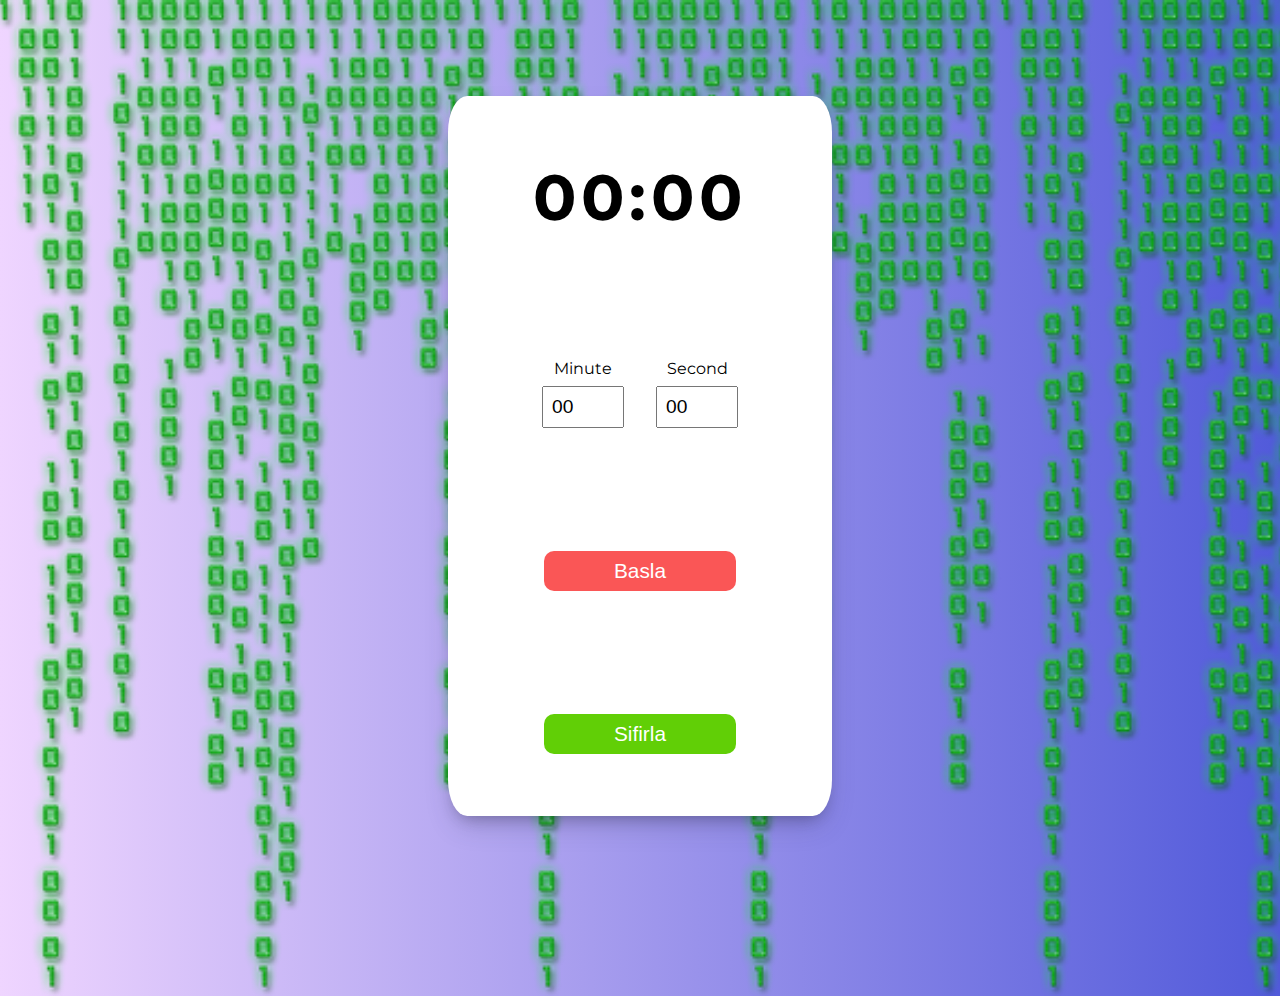
<file: Cronometr project/index.html>
<!DOCTYPE html>
<html lang="en">
<head>
    <meta charset="UTF-8">
    <meta http-equiv="X-UA-Compatible" content="IE=edge">
    <meta name="viewport" content="width=device-width, initial-scale=1.0">
    <title>Cronometr</title>
    <link rel="stylesheet" href="/Cronometr project/css/style.css">
</head>
<body>
    <div class="box">
        <h1><span id="minute">00</span>:<span id="seconds">00</span></h1>
    <form>
        <label>
            Minute
            <input id="selected-minute" type="number" min="0" max="59" value="00"/>
        </label>
        <label>
            Second
            <input id="selected-second" type="number" min="0" max="59" value="00"/>
        </label>
    </form>
    <button id="start">Basla</button>
    <button id="end">Sifirla</button>
    </div>
 
    
<script src="/Cronometr project/js/main.js"></script>    
</body>
</html>
</file>
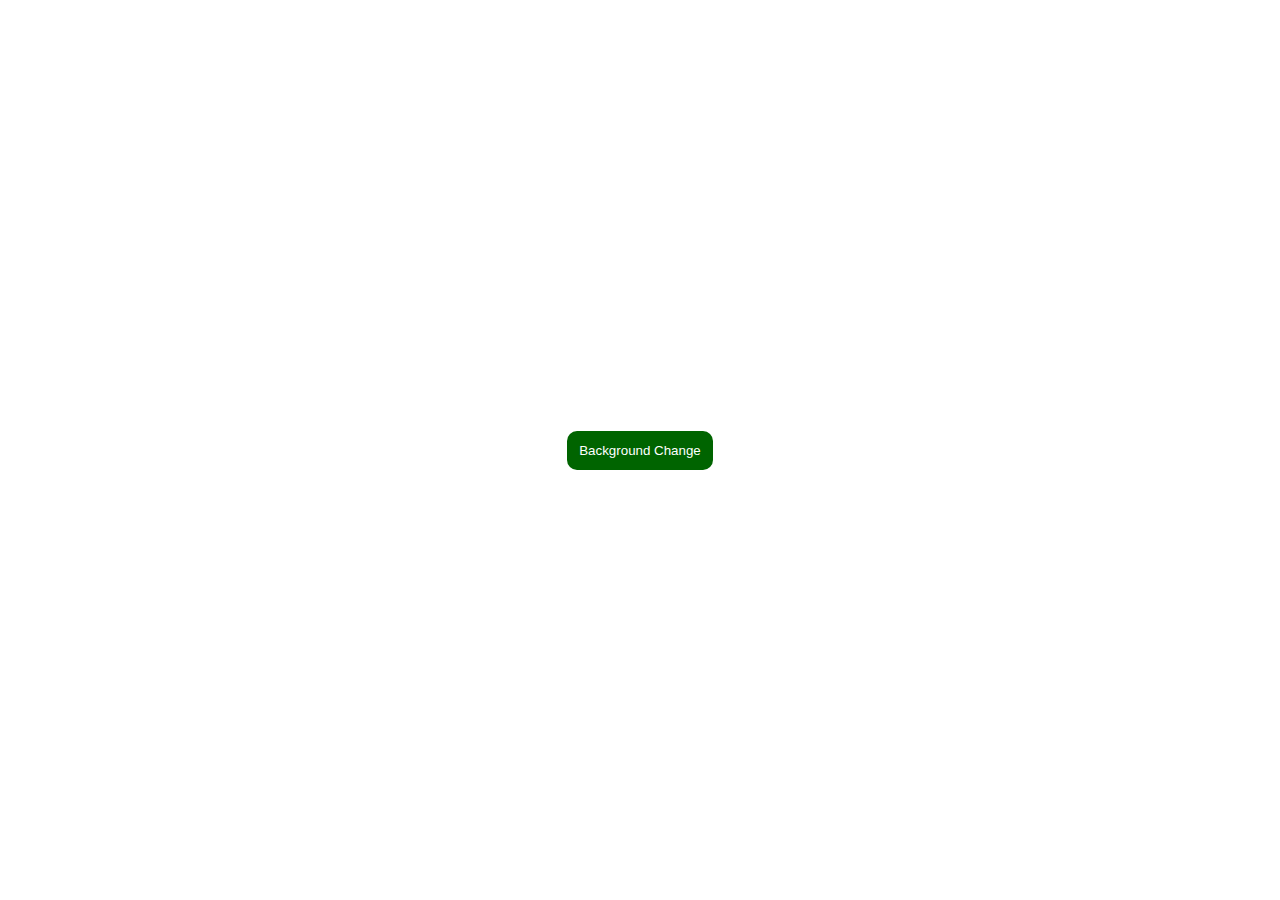
<file: javascript project/background change/index.html>
<!DOCTYPE html>
<html lang="en">
<head>
    <meta charset="UTF-8">
    <meta http-equiv="X-UA-Compatible" content="IE=edge">
    <meta name="viewport" content="width=device-width, initial-scale=1.0">
    <title>Document</title>
    <link rel="stylesheet" href="/javascript project/background change/css/style.css">
</head>
<body>
  <button>Background Change</button>

    

<script src="/javascript project/background change/js/main.js"></script>  
</body>
</html>
</file>
<file: Cronometr project/css/style.css>
@import url('https://fonts.googleapis.com/css2?family=Montserrat&display=swap');
*{
    margin: 0;
    padding: 0;
    box-sizing: border-box;
}
body{
    width: 100%;
    height: 100vh;
    background-image:url(../img/105-1056183_matrix-code-png-matrix-png.png),linear-gradient(90deg, #efd5ff 0%, #515ada 100%);
    background-repeat: no-repeat;
    background-position: center;
    background-size: cover;
    font-family: 'Montserrat', sans-serif;
}
.box{
    width:30%;
    height: 80%;
    background:#fff;
    display: flex;
    flex-direction: column;
    margin: 6rem auto;
    justify-content: space-around;
    text-align: center; 
    border-radius:5% ; 
    box-shadow: rgba(50, 50, 93, 0.25) 0px 13px 27px -5px, rgba(0, 0, 0, 0.3) 0px 8px 16px -8px;
}
h1{
    font-size: 4rem;
    letter-spacing: 5px;
}
form{
    display: flex;
    justify-content: center;
}
form label{
    display: flex;
    flex-direction: column;
    margin: 0 1rem;
}

#selected-minute,
#selected-second{
    margin-top: 0.5rem;
    padding: 0.5rem;
    font-size: 1.2rem;
}

#start,
#end{
    display: flex;
    justify-content: center;
    align-self: center;
    width: 50%;
    padding: 0.5rem;
    border: none;
    background: #fa5656;
    border-radius: 10px;
    color: #fff; 
    display: flex; 
    justify-content: center; 
    align-items: center;
    font-size: 1.3rem;
    cursor: pointer;
    transition: .5s ease all;
}
#start:hover{
    background: #fd0505;
}
#end{
    background: #61cf06;
}
#end:hover{
    background: #063802;
}
</file>
<file: javascript project/background change/css/style.css>
*{
    margin: 0;
    padding: 0;
    box-sizing: border-box;
}
body{
    display: flex;
    justify-content: center;
    align-items: center;
    min-height: 100vh;
    transition: 0.3s ease all;
}
button{
    padding: 12px;
    border-radius: 10px;
    background-color: darkgreen;
    color: #fff;
    border: none;
    
}
</file>
